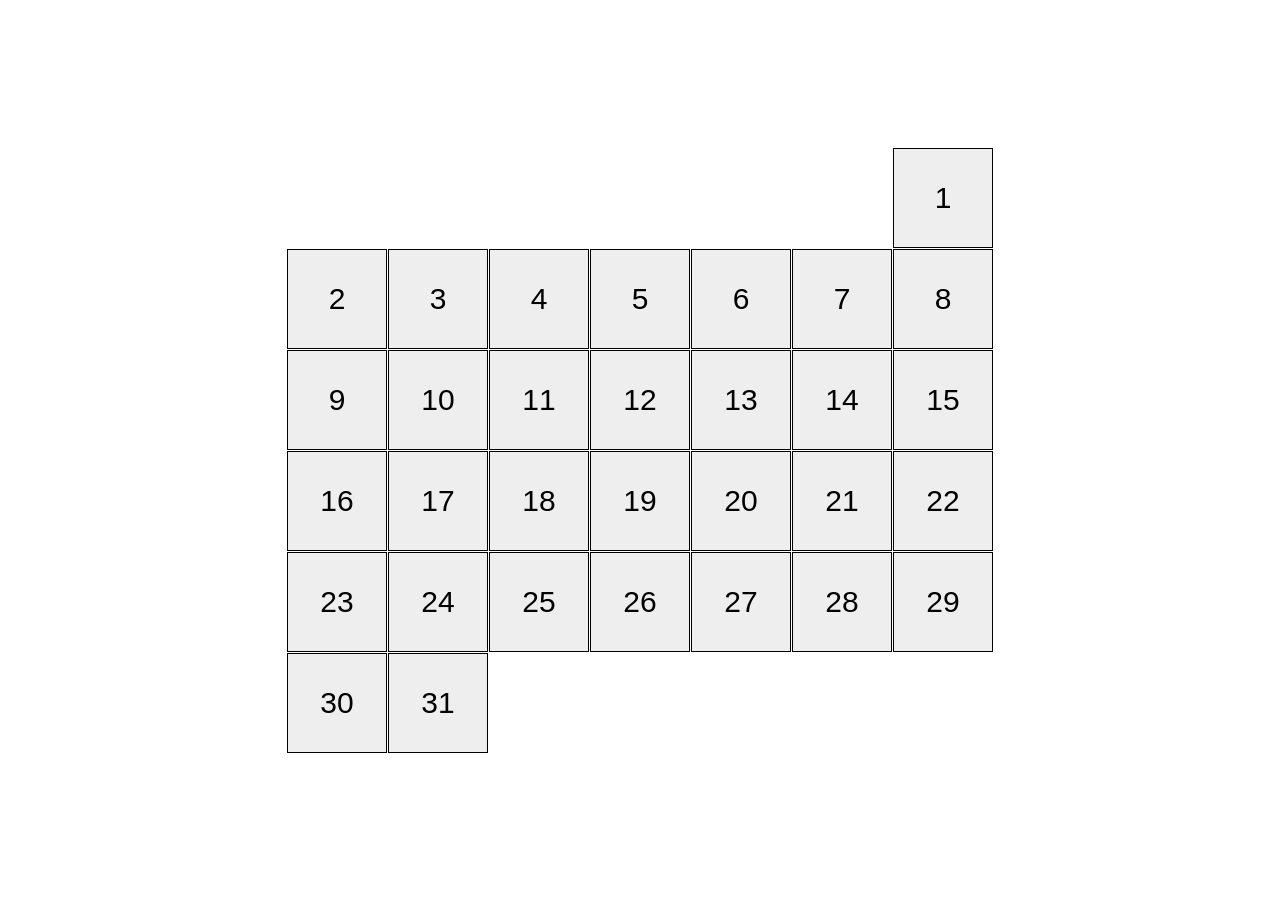
<file: index.html>
<!doctype html><html lang="en"><head><meta charset="utf-8"><meta name="viewport" content="width=device-width, initial-scale=1.0"><title>Calendar</title><link rel="stylesheet" href="index.47e286d2.css"></head><body> <div class="calendar calendar--month-length-31 calendar--start-day-sun"> <div class="calendar__day"></div> <div class="calendar__day"></div> <div class="calendar__day"></div> <div class="calendar__day"></div> <div class="calendar__day"></div> <div class="calendar__day"></div> <div class="calendar__day"></div> <div class="calendar__day"></div> <div class="calendar__day"></div> <div class="calendar__day"></div> <div class="calendar__day"></div> <div class="calendar__day"></div> <div class="calendar__day"></div> <div class="calendar__day"></div> <div class="calendar__day"></div> <div class="calendar__day"></div> <div class="calendar__day"></div> <div class="calendar__day"></div> <div class="calendar__day"></div> <div class="calendar__day"></div> <div class="calendar__day"></div> <div class="calendar__day"></div> <div class="calendar__day"></div> <div class="calendar__day"></div> <div class="calendar__day"></div> <div class="calendar__day"></div> <div class="calendar__day"></div> <div class="calendar__day"></div> <div class="calendar__day"></div> <div class="calendar__day"></div> <div class="calendar__day"></div> </div> </body></html>
</file>
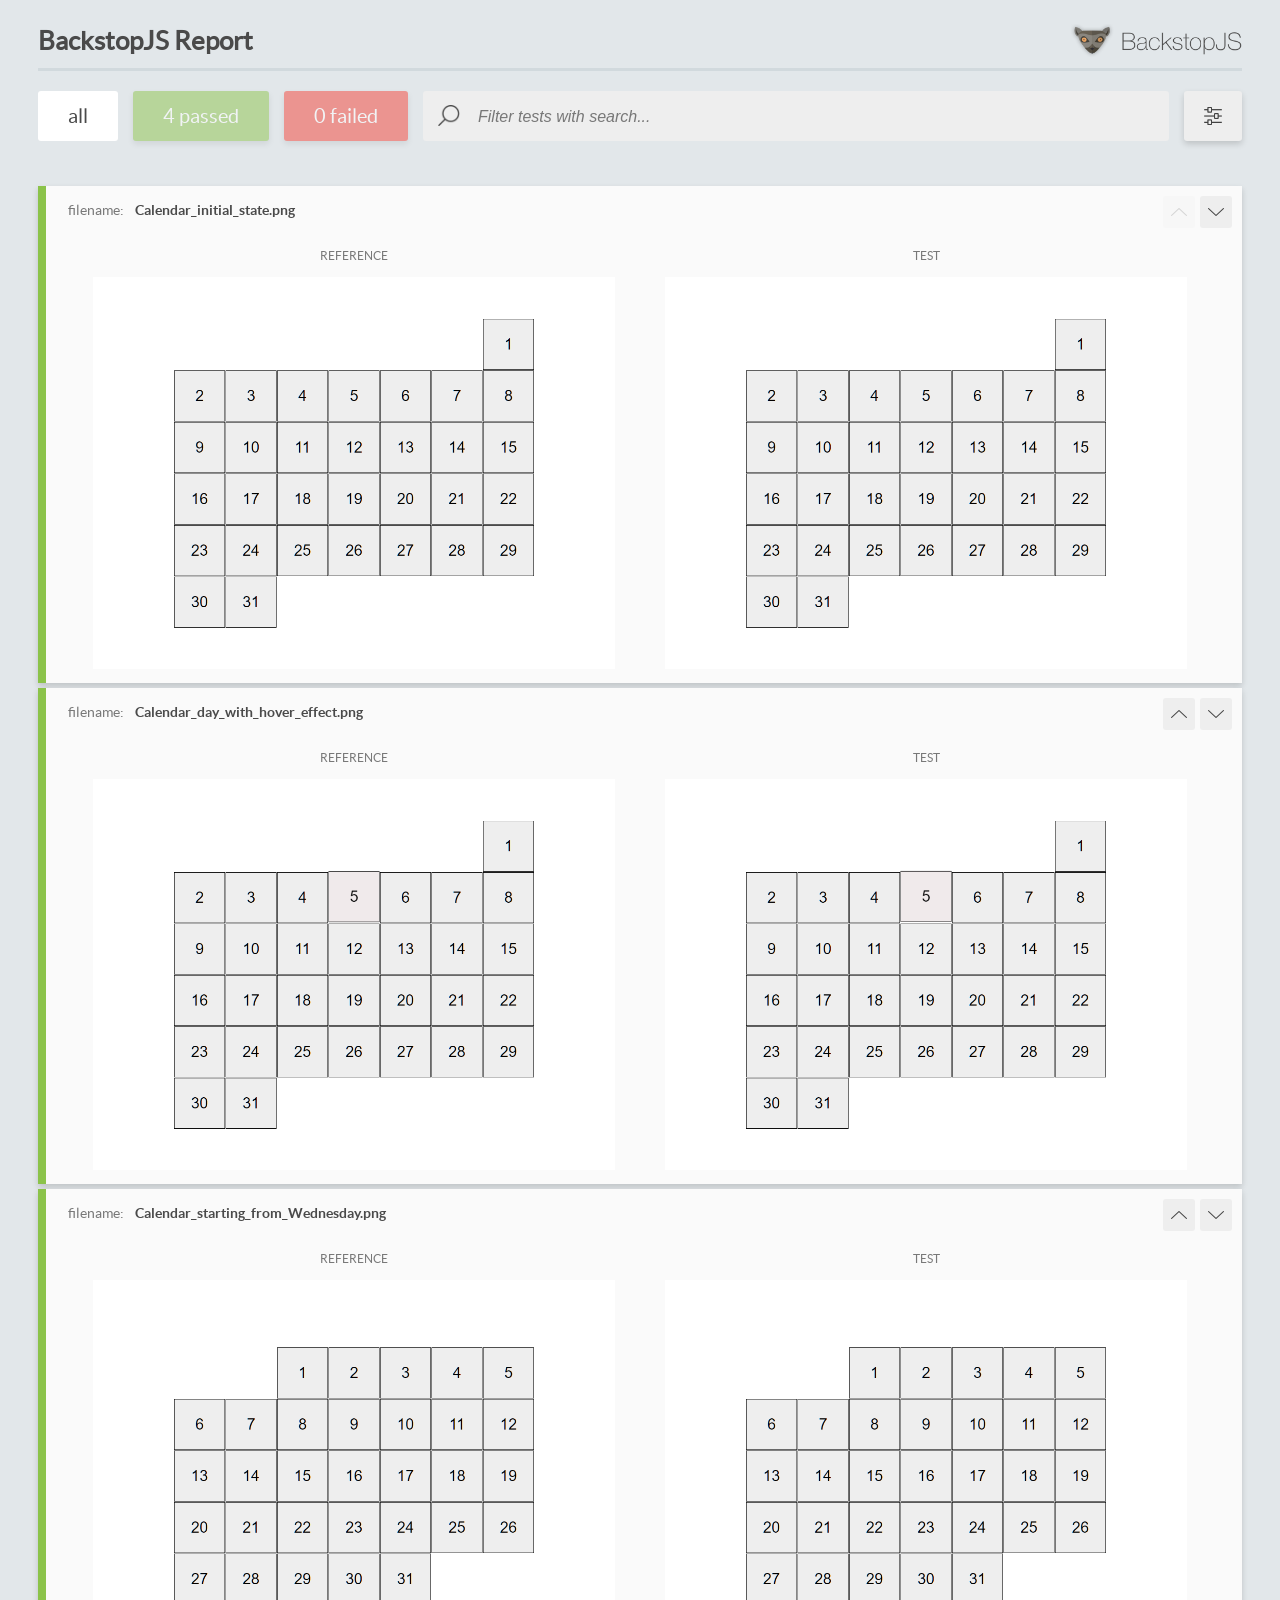
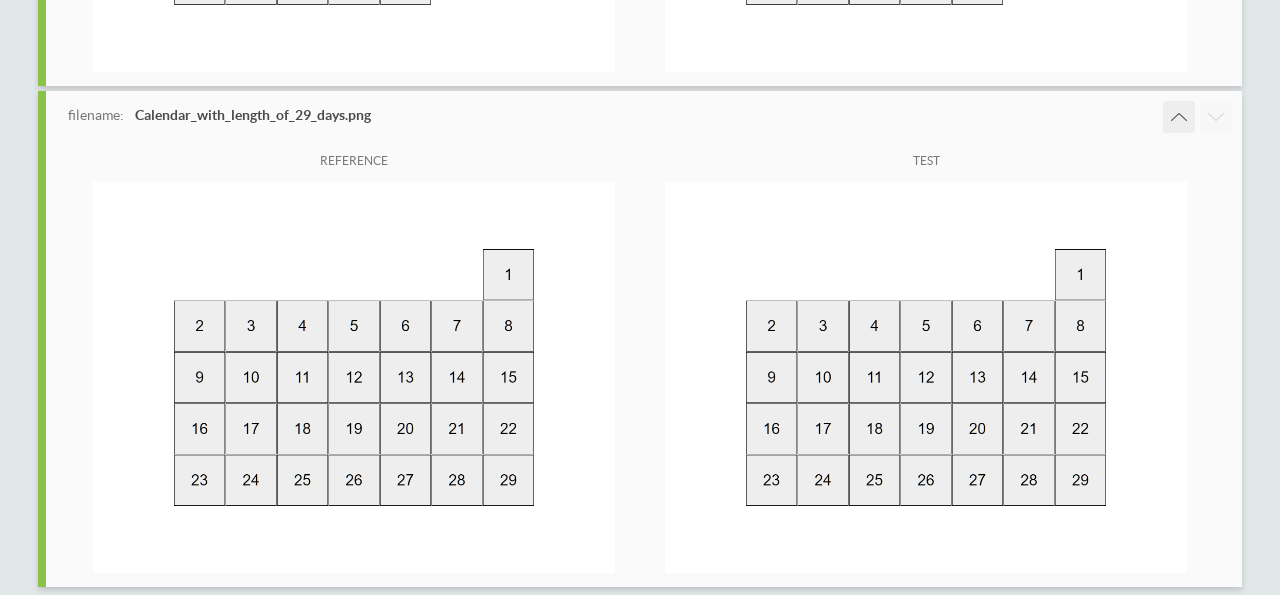
<file: report/html_report/index.html>
<!DOCTYPE html>
<html>
  <head>
    <meta charset="utf-8">
    <!-- Disable Cache -->
    <meta http-equiv="Cache-Control" content="no-cache, no-store, must-revalidate">
    <meta http-equiv="Pragma" content="no-cache">
    <meta http-equiv="Expires" content="0">

    <title>BackstopJS Report</title>

    <style>
      @font-face {
          font-family: 'latoregular';
          src: url('./assets/fonts/lato-regular-webfont.woff2') format('woff2'),
              url('./assets/fonts/lato-regular-webfont.woff') format('woff');
          font-weight: 400;
          font-style: normal;
      }
      @font-face {
          font-family: 'latobold';
          src: url('./assets/fonts/lato-bold-webfont.woff2') format('woff2'),
              url('./assets/fonts/lato-bold-webfont.woff') format('woff');
          font-weight: 700;
          font-style: normal;
      }

      .ReactModal__Body--open {
          overflow: hidden;
      }
      .ReactModal__Body--open .header {
        display: none;
      }

    </style>
  </head>
  <body style="background-color: #E2E7EA">
    <div id="root">

    </div>
    <script>
      function report (report) { // eslint-disable-line no-unused-vars
        window.tests = report;
      }
    </script>
    <script src="config.js"></script>
    <script src="index_bundle.js"></script>
  </body>
</html>
</file>
<file: index.47e286d2.css>
body{justify-content:center;align-items:center;min-height:100vh;margin:0;display:flex}.calendar{flex-flow:wrap;gap:1px;max-width:706px;display:flex}.calendar>.calendar__day{box-sizing:border-box;background-color:#eee;border:1px solid #000;justify-content:center;align-items:center;width:100px;height:100px;transition:transform .5s,background-color .5s;display:flex}.calendar>.calendar__day:hover{cursor:pointer;background-color:#ffbfcb;transform:translateY(-20px)}.calendar>.calendar__day:first-child:before{content:"1";font-family:Arial,sans-serif;font-size:30px}.calendar>.calendar__day:nth-child(2):before{content:"2";font-family:Arial,sans-serif;font-size:30px}.calendar>.calendar__day:nth-child(3):before{content:"3";font-family:Arial,sans-serif;font-size:30px}.calendar>.calendar__day:nth-child(4):before{content:"4";font-family:Arial,sans-serif;font-size:30px}.calendar>.calendar__day:nth-child(5):before{content:"5";font-family:Arial,sans-serif;font-size:30px}.calendar>.calendar__day:nth-child(6):before{content:"6";font-family:Arial,sans-serif;font-size:30px}.calendar>.calendar__day:nth-child(7):before{content:"7";font-family:Arial,sans-serif;font-size:30px}.calendar>.calendar__day:nth-child(8):before{content:"8";font-family:Arial,sans-serif;font-size:30px}.calendar>.calendar__day:nth-child(9):before{content:"9";font-family:Arial,sans-serif;font-size:30px}.calendar>.calendar__day:nth-child(10):before{content:"10";font-family:Arial,sans-serif;font-size:30px}.calendar>.calendar__day:nth-child(11):before{content:"11";font-family:Arial,sans-serif;font-size:30px}.calendar>.calendar__day:nth-child(12):before{content:"12";font-family:Arial,sans-serif;font-size:30px}.calendar>.calendar__day:nth-child(13):before{content:"13";font-family:Arial,sans-serif;font-size:30px}.calendar>.calendar__day:nth-child(14):before{content:"14";font-family:Arial,sans-serif;font-size:30px}.calendar>.calendar__day:nth-child(15):before{content:"15";font-family:Arial,sans-serif;font-size:30px}.calendar>.calendar__day:nth-child(16):before{content:"16";font-family:Arial,sans-serif;font-size:30px}.calendar>.calendar__day:nth-child(17):before{content:"17";font-family:Arial,sans-serif;font-size:30px}.calendar>.calendar__day:nth-child(18):before{content:"18";font-family:Arial,sans-serif;font-size:30px}.calendar>.calendar__day:nth-child(19):before{content:"19";font-family:Arial,sans-serif;font-size:30px}.calendar>.calendar__day:nth-child(20):before{content:"20";font-family:Arial,sans-serif;font-size:30px}.calendar>.calendar__day:nth-child(21):before{content:"21";font-family:Arial,sans-serif;font-size:30px}.calendar>.calendar__day:nth-child(22):before{content:"22";font-family:Arial,sans-serif;font-size:30px}.calendar>.calendar__day:nth-child(23):before{content:"23";font-family:Arial,sans-serif;font-size:30px}.calendar>.calendar__day:nth-child(24):before{content:"24";font-family:Arial,sans-serif;font-size:30px}.calendar>.calendar__day:nth-child(25):before{content:"25";font-family:Arial,sans-serif;font-size:30px}.calendar>.calendar__day:nth-child(26):before{content:"26";font-family:Arial,sans-serif;font-size:30px}.calendar>.calendar__day:nth-child(27):before{content:"27";font-family:Arial,sans-serif;font-size:30px}.calendar>.calendar__day:nth-child(28):before{content:"28";font-family:Arial,sans-serif;font-size:30px}.calendar>.calendar__day:nth-child(29):before{content:"29";font-family:Arial,sans-serif;font-size:30px}.calendar>.calendar__day:nth-child(30):before{content:"30";font-family:Arial,sans-serif;font-size:30px}.calendar>.calendar__day:nth-child(31):before{content:"31";font-family:Arial,sans-serif;font-size:30px}.calendar--start-day-mon>.calendar__day:first-child{margin-left:0}.calendar--start-day-tue>.calendar__day:first-child{margin-left:101px}.calendar--start-day-wed>.calendar__day:first-child{margin-left:202px}.calendar--start-day-thu>.calendar__day:first-child{margin-left:303px}.calendar--start-day-fri>.calendar__day:first-child{margin-left:404px}.calendar--start-day-sat>.calendar__day:first-child{margin-left:505px}.calendar--start-day-sun>.calendar__day:first-child{margin-left:606px}.calendar--month-length-28>div:nth-child(n+29),.calendar--month-length-29>div:nth-child(n+30),.calendar--month-length-30>div:nth-child(n+31){display:none}
/*# sourceMappingURL=index.47e286d2.css.map */
</file>
